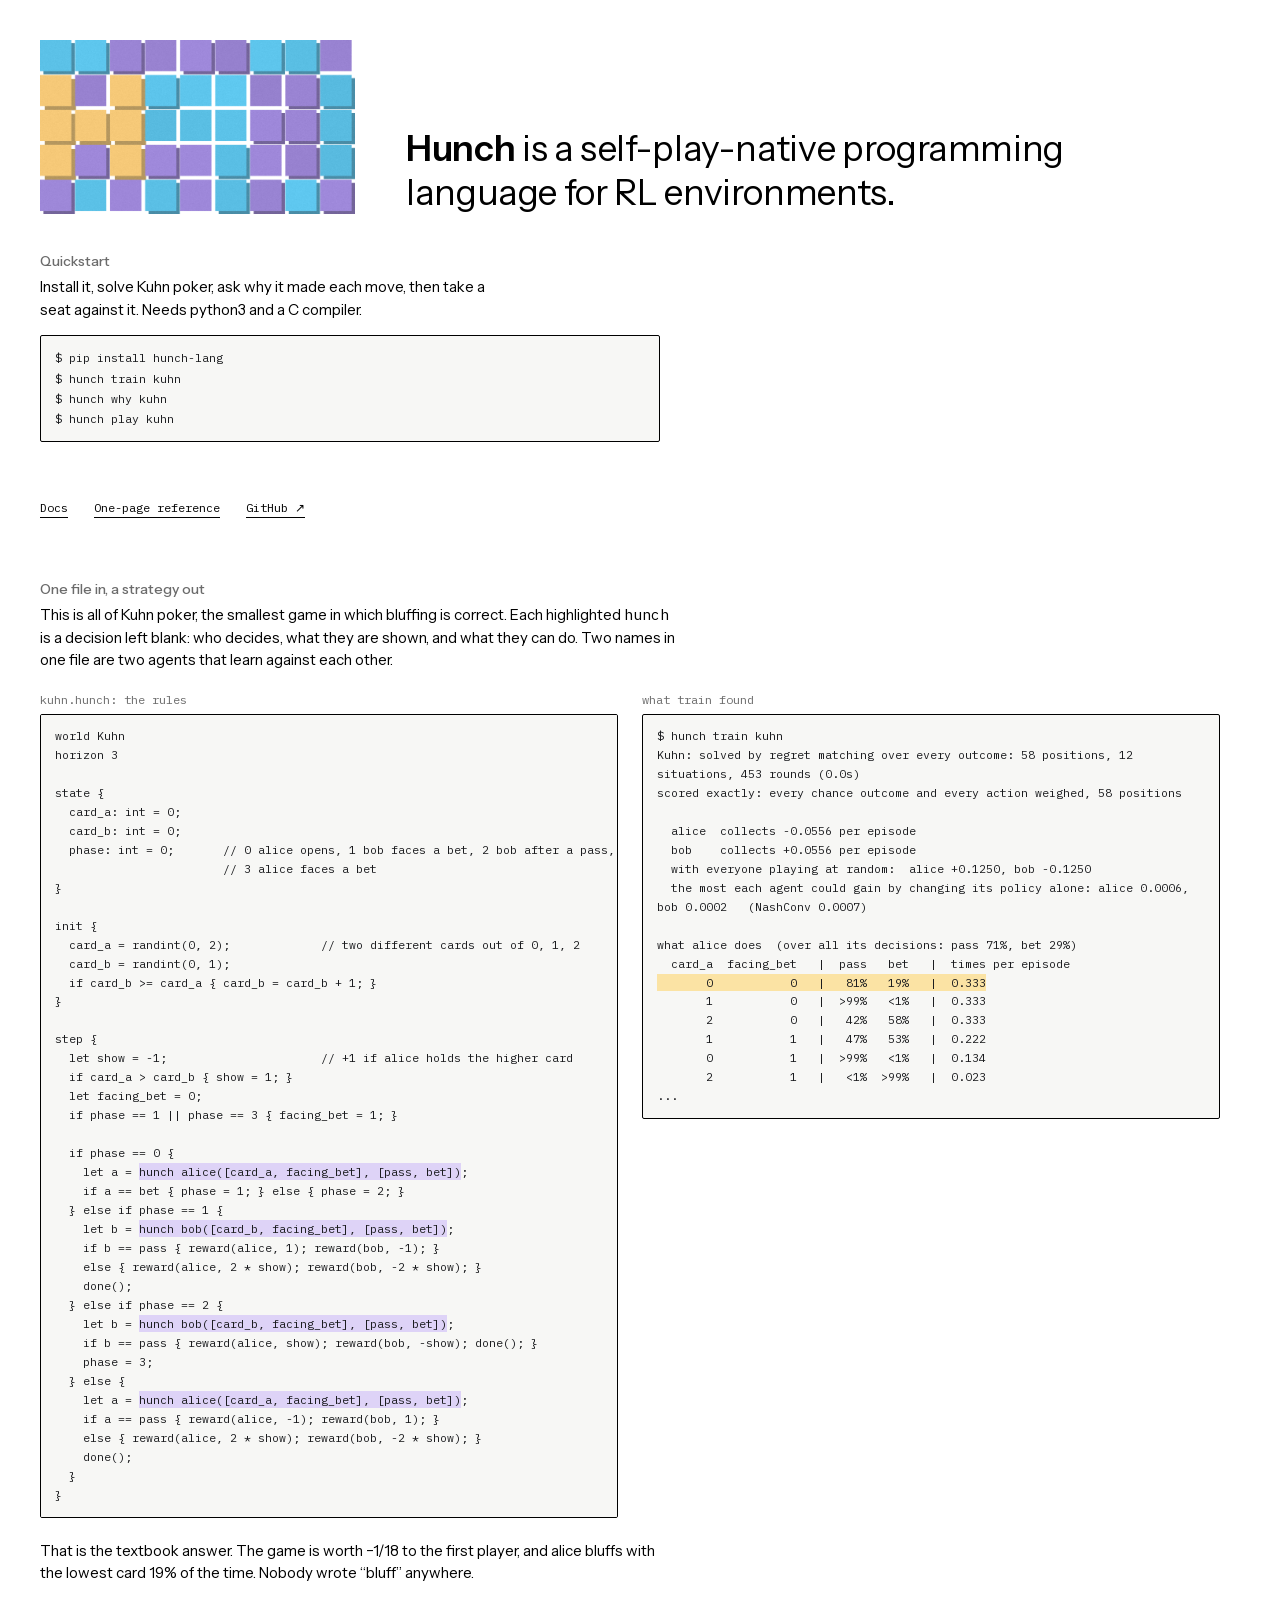
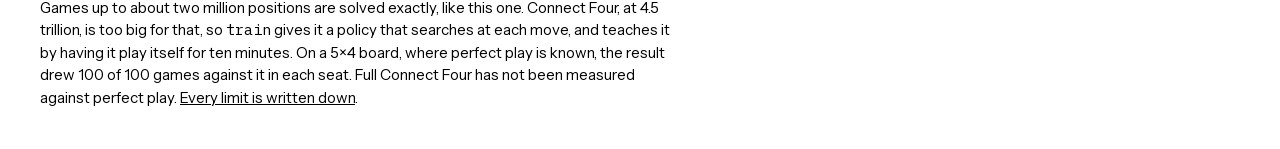
<file: site/index.html>
<!doctype html>
<html lang="en">
<head>
<meta charset="utf-8">
<meta name="viewport" content="width=device-width, initial-scale=1">
<title>Hunch</title>
<meta name="description" content="Hunch is a self-play-native programming language for RL environments.">
<link rel="icon" href="favicon.ico?v=3" sizes="16x16 32x32 48x48" type="image/x-icon">
<link rel="icon" type="image/png" sizes="32x32" href="assets/icon-32.png">
<link rel="apple-touch-icon" href="assets/icon-180.png">
<link rel="alternate" type="text/plain" href="llms.txt" title="Hunch — one page, complete">

<meta property="og:site_name" content="Hunch">
<meta property="og:type" content="website">
<meta property="og:title" content="Hunch">
<meta property="og:description" content="Hunch is a self-play-native programming language for RL environments.">
<meta property="og:url" content="https://hunch.is/">
<meta property="og:image" content="https://hunch.is/assets/hunch-card-1200x630.png">
<meta property="og:image:width" content="1200">
<meta property="og:image:height" content="630">

<meta name="twitter:card" content="summary_large_image">
<meta name="twitter:title" content="Hunch">
<meta name="twitter:description" content="Hunch is a self-play-native programming language for RL environments.">
<meta name="twitter:image" content="https://hunch.is/assets/hunch-card-1200x630.png">
<meta name="color-scheme" content="light">
<style>
  @font-face {
    font-family: "Instrument Sans";
    src: url("assets/fonts/instrument-sans.woff2") format("woff2");
    font-weight: 400 700;
    font-display: swap;
  }
  @font-face {
    font-family: "IBM Plex Mono";
    src: url("assets/fonts/plex-mono-400.woff2") format("woff2");
    font-weight: 400;
    font-display: swap;
  }

  :root {
    --ink: #000;
    --muted: #6b6b6b;
    --panel: #f7f7f5;
    --sans: "Instrument Sans", ui-sans-serif, system-ui, sans-serif;
    --mono: "IBM Plex Mono", ui-monospace, SFMono-Regular, Menlo, monospace;
  }

  * { box-sizing: border-box; }
  html, body { height: 100%; }

  body {
    margin: 0;
    background: #fff;
    color: var(--ink);
    font-family: var(--sans);
    font-size: 16px;
    line-height: 1.5;
  }

  ::selection { background: #ded3f7; }

  code, pre { font-family: var(--mono); }

  /* ---------- page ---------- */

  main {
    display: flex;
    flex-direction: column;
    min-height: 100dvh;
    padding: 40px;
  }

  .hero {
    display: flex;
    align-items: stretch;
    gap: clamp(32px, 4vw, 64px);
  }

  /* ---------- the card ---------- */

  .art {
    position: relative;
    flex: none;
    width: min(315px, 100%);
    line-height: 0;
  }
  .art img { display: block; width: 100%; height: auto; }

  .overlay {
    position: absolute;
    inset: 0;
    display: grid;
    grid-template-columns: repeat(9, 1fr);
    grid-template-rows: repeat(5, 1fr);
  }

  .hit {
    cursor: pointer;
    background: transparent;
    transition: background 160ms ease;
  }

  .overlay[data-focus] .hit { background: rgba(255, 255, 255, 0.74); }
  .overlay[data-focus] .hit.on { background: transparent; }

  /* ---------- the copy ---------- */

  .copy {
    flex: 1;
    min-width: 0;
    display: flex;
    flex-direction: column;
    justify-content: flex-end;
    container-type: inline-size;
  }

  .sentence {
    margin: 0;
    font-size: 28px;
    font-size: clamp(22px, 4.3cqw, 56px);
    line-height: 1.22;
    letter-spacing: -0.01em;
    font-weight: 400;
    text-wrap: balance;
  }
  .sentence strong { font-weight: 600; }

  .sentence .nw { white-space: nowrap; }

  .panel {
    max-width: 620px;
    margin-top: 40px;
    padding-top: 0;
    min-height: 230px;
  }

  .label {
    margin: 0 0 8px;
    font: 500 14px/1 var(--sans);
    color: var(--muted);
  }

  .desc { margin: 0 0 14px; font-size: 15px; max-width: 46ch; }

  .codebox {
    margin: 0;
    max-width: 100%;
    padding: 12px 14px;
    background: var(--panel);
    border: 1px solid #000;
    border-radius: 2px;
    font: 400 11.5px/1.75 var(--mono);
    color: #1a1b1e;
  }

  .cmd {
    display: grid;
    grid-template-columns: minmax(0, 1fr) 14px;
    gap: 10px;
    align-items: start;
  }

  .cmd code {
    font: inherit;
    white-space: pre-wrap;
    overflow-wrap: anywhere;
  }

  .copy-btn {
    appearance: none;
    border: 0;
    background: none;
    padding: 2px 0 0;
    color: var(--muted);
    opacity: 0;
    cursor: pointer;
    line-height: 1;
    transition: opacity 120ms ease;
  }
  .cmd:hover .copy-btn,
  .copy-btn:focus-visible { opacity: 1; }
  .copy-btn:hover { color: var(--ink); }
  .copy-btn.ok { opacity: 1; color: var(--ink); }

  /* ---------- keyboard / links ---------- */
  .hit { display: block; }
  .hit:focus-visible {
    outline: 2px solid #000;
    outline-offset: -2px;
    position: relative;
    z-index: 2;
  }

  .links {
    display: flex;
    flex-wrap: wrap;
    gap: 14px 26px;
    align-self: flex-start;
    margin-top: 18px;
  }

  .repo {
    display: inline-block;
    white-space: nowrap;
    font: 400 12px/1 var(--mono);
    color: var(--ink);
    text-decoration: none;
    border-bottom: 1px solid var(--ink);
    padding-bottom: 3px;
  }
  .repo:hover { opacity: 0.6; }

  /* ---------- the worked example ---------- */

  .example { margin-top: 64px; max-width: 1180px; }

  .example .desc { max-width: 64ch; }

  .pair {
    display: grid;
    grid-template-columns: minmax(0, 1fr) minmax(0, 1fr);
    gap: 24px;
    align-items: start;
    margin-top: 22px;
  }

  .pair figure { margin: 0; min-width: 0; }

  .pair figcaption {
    margin: 0 0 8px;
    font: 400 12px/1 var(--mono);
    color: var(--muted);
  }

  .listing {
    margin: 0;
    padding: 12px 14px;
    background: var(--panel);
    border: 1px solid #000;
    border-radius: 2px;
    font: 400 11.5px/1.65 var(--mono);
    color: #1a1b1e;
    white-space: pre;
    overflow-x: auto;
  }
  .listing.out { white-space: pre-wrap; }

  .listing mark { color: inherit; padding: 1px 0; }
  .listing mark.blank { background: #ded3f7; }
  .listing mark.found { background: #fbe3a4; }

  .after { margin: 22px 0 0; font-size: 15px; max-width: 64ch; }
  .after + .after { margin-top: 12px; }
  .after a { color: var(--ink); }

  /* ---------- the fall ---------- */

  .drop-layer {
    position: fixed;
    inset: 0;
    overflow: hidden;
    pointer-events: none;
    z-index: 60;
  }

  .falling {
    position: fixed;
    border-radius: 2px;
    will-change: transform;
    animation-name: fall;
    animation-timing-function: cubic-bezier(0.4, 0, 1, 1);
    animation-fill-mode: forwards;
  }

  @keyframes fall {
    to { transform: translate(var(--dx), 110vh) rotate(var(--rot)); }
  }

  @media (max-width: 900px) {
    main { padding: 24px 24px 64px; }
    .hero {
      flex-direction: column;
      gap: 24px;
    }
    .panel { margin-top: 28px; min-height: 0; }
    .example { margin-top: 56px; }
    .pair { grid-template-columns: minmax(0, 1fr); }
    .listing.out { white-space: pre; }
  }
</style>
</head>
<body>

<main>
  <div class="hero">
  <div class="art">
    <img src="assets/hunch-card.png?v=2"
         alt="Hunch — a riso-printed grid of cyan, purple and yellow cells forming an H">
    <div class="overlay" id="overlay" role="navigation" aria-label="Quickstart, the language, and Python"></div>
  </div>

    <div class="copy">
      <p class="sentence"><strong>Hunch</strong> is a <span class="nw">self-play-native</span> programming language for RL environments.</p></div>
  </div>

  <div class="panel" id="panel">
      <p class="label" id="label">Quickstart</p>
      <p class="desc" id="desc">Install it, solve Kuhn poker, ask why it made each move, then take a seat against it. Needs python3 and a C compiler.</p>
    <pre class="codebox" id="code">$ pip install hunch-lang
$ hunch train kuhn
$ hunch why kuhn
$ hunch play kuhn</pre>
  </div>

  <div class="links">
    <a class="repo" href="docs/">Docs</a>
    <a class="repo" href="llms.txt">One-page reference</a>
    <a class="repo" href="https://github.com/knownquantity/Hunch">GitHub ↗</a>
  </div>

  <section class="example" aria-labelledby="example-title">
    <p class="label" id="example-title">One file in, a strategy out</p>
    <p class="desc">This is all of Kuhn poker, the smallest game in which bluffing is correct. Each highlighted <code>hunch</code> is a decision left blank: who decides, what they are shown, and what they can do. Two names in one file are two agents that learn against each other.</p>

    <div class="pair">
      <figure>
        <figcaption>kuhn.hunch: the rules</figcaption>
        <pre class="listing">world Kuhn
horizon 3

state {
  card_a: int = 0;
  card_b: int = 0;
  phase: int = 0;       // 0 alice opens, 1 bob faces a bet, 2 bob after a pass,
                        // 3 alice faces a bet
}

init {
  card_a = randint(0, 2);             // two different cards out of 0, 1, 2
  card_b = randint(0, 1);
  if card_b &gt;= card_a { card_b = card_b + 1; }
}

step {
  let show = -1;                      // +1 if alice holds the higher card
  if card_a &gt; card_b { show = 1; }
  let facing_bet = 0;
  if phase == 1 || phase == 3 { facing_bet = 1; }

  if phase == 0 {
    let a = <mark class="blank">hunch alice([card_a, facing_bet], [pass, bet])</mark>;
    if a == bet { phase = 1; } else { phase = 2; }
  } else if phase == 1 {
    let b = <mark class="blank">hunch bob([card_b, facing_bet], [pass, bet])</mark>;
    if b == pass { reward(alice, 1); reward(bob, -1); }
    else { reward(alice, 2 * show); reward(bob, -2 * show); }
    done();
  } else if phase == 2 {
    let b = <mark class="blank">hunch bob([card_b, facing_bet], [pass, bet])</mark>;
    if b == pass { reward(alice, show); reward(bob, -show); done(); }
    phase = 3;
  } else {
    let a = <mark class="blank">hunch alice([card_a, facing_bet], [pass, bet])</mark>;
    if a == pass { reward(alice, -1); reward(bob, 1); }
    else { reward(alice, 2 * show); reward(bob, -2 * show); }
    done();
  }
}</pre>
      </figure>
      <figure>
        <figcaption>what train found</figcaption>
        <pre class="listing out">$ hunch train kuhn
Kuhn: solved by regret matching over every outcome: 58 positions, 12 situations, 453 rounds (0.0s)
scored exactly: every chance outcome and every action weighed, 58 positions

  alice  collects -0.0556 per episode
  bob    collects +0.0556 per episode
  with everyone playing at random:  alice +0.1250, bob -0.1250
  the most each agent could gain by changing its policy alone: alice 0.0006, bob 0.0002   (NashConv 0.0007)

what alice does  (over all its decisions: pass 71%, bet 29%)
  card_a  facing_bet   |  pass   bet   |  times per episode
<mark class="found">       0           0   |   81%   19%   |  0.333</mark>
       1           0   |  &gt;99%   &lt;1%   |  0.333
       2           0   |   42%   58%   |  0.333
       1           1   |   47%   53%   |  0.222
       0           1   |  &gt;99%   &lt;1%   |  0.134
       2           1   |   &lt;1%  &gt;99%   |  0.023
...</pre>
      </figure>
    </div>

    <p class="after">That is the textbook answer. The game is worth −1/18 to the first player, and alice bluffs with the lowest card 19% of the time. Nobody wrote “bluff” anywhere.</p>
    <p class="after">Games up to about two million positions are solved exactly, like this one. Connect Four, at 4.5 trillion, is too big for that, so <code>train</code> gives it a policy that searches at each move, and teaches it by having it play itself for ten minutes. On a 5×4 board, where perfect play is known, the result drew 100 of 100 games against it in each seat. Full Connect Four has not been measured against perfect play. <a href="https://github.com/knownquantity/Hunch/blob/main/docs/details.md#limits">Every limit is written down</a>.</p>
  </section>
</main>

<script>
  const PATTERN = [
    "ccppppccp",
    "ypycccppc",
    "yyycccppc",
    "ypyppcppc",
    "pcpcpcpcp"
  ];
  const REGION = { y: 'home', p: 'docs', c: 'python' };

  const COPY = {
    home: {
      label: 'Quickstart',
      desc: 'Install it, solve Kuhn poker, ask why it made each move, then take a seat against it. Needs python3 and a C compiler.',
      code: '$ pip install hunch-lang\n$ hunch train kuhn\n$ hunch why kuhn\n$ hunch play kuhn'
    },
    docs: {
      label: 'The language',
      desc: 'A world is one file: its state, a step, a reward, and a hunch blank wherever something is decided. This one is complete.',
      code: 'world Walk\nhorizon 10\nstate { x: int = 0; }\nstep {\n  let a = hunch hero([x], [left, right]);\n  if a == right { x = x + 1; } else { x = x - 1; }\n  reward(x);\n}'
    },
    python: {
      label: 'From Python',
      desc: 'The same file is an environment. Step it, wrap it as gymnasium or PettingZoo, and grade any agent against the solved game.',
      code: 'import hunch\nworld  = hunch.example("kuhn")\nsolved = world.train()\nenv    = world.env(agents=["alice"], policy=solved)\nprint(world.grade({"alice": lambda obs, legal: "bet"}, against=solved))'
    }
  };

  const overlay = document.getElementById('overlay');
  const label = document.getElementById('label');
  const desc = document.getElementById('desc');
  const code = document.getElementById('code');

  const LABEL = { home: 'Quickstart', docs: 'The language', python: 'From Python' };
  const ORDER = { home: 0, docs: 1, python: 2 };
  const seen = new Set();

  // DOM order sets the tab order (Home, Docs, Studio); grid placement keeps the art intact
  const cells = [];
  PATTERN.forEach((row, r) => [...row].forEach((ch, c) => cells.push({ ch, r, c })));
  cells.sort((a, b) =>
    ORDER[REGION[a.ch]] - ORDER[REGION[b.ch]] || a.r - b.r || a.c - b.c);

  cells.forEach(({ ch, r, c }) => {
    const region = REGION[ch];
    const hit = document.createElement('a');
    hit.className = 'hit ' + ch;
    hit.dataset.region = region;
    hit.href = '#' + region;
    hit.style.gridRow = r + 1;
    hit.style.gridColumn = c + 1;
    if (!seen.has(region)) {
      hit.setAttribute('aria-label', LABEL[region]);
      seen.add(region);
    } else {
      hit.tabIndex = -1;
      hit.setAttribute('aria-hidden', 'true');
    }
    overlay.appendChild(hit);
  });

  let pinned = null;

  const COPY_ICON = '<svg viewBox="0 0 24 24" width="11" height="11" fill="none" stroke="currentColor" stroke-width="2" aria-hidden="true"><rect x="9" y="9" width="12" height="12" rx="2"/><path d="M5 15V5a2 2 0 0 1 2-2h10"/></svg>';
  const CHECK_ICON = '<svg viewBox="0 0 24 24" width="11" height="11" fill="none" stroke="currentColor" stroke-width="2.4" aria-hidden="true"><path d="M4 12.5l5 5L20 6"/></svg>';

  function renderCode(text) {
    code.innerHTML = '';
    text.split('\n').forEach(line => {
      const row = document.createElement('div');
      row.className = 'cmd';
      const c = document.createElement('code');
      c.textContent = line || ' ';
      const b = document.createElement('button');
      b.type = 'button';
      b.className = 'copy-btn';
      b.setAttribute('aria-label', 'Copy line');
      b.innerHTML = COPY_ICON;
      // a command is copied without its prompt
      const copied = line.replace(/^\$ /, '');
      b.addEventListener('click', async () => {
        try {
          await navigator.clipboard.writeText(copied);
        } catch {
          const t = document.createElement('textarea');
          t.value = copied;
          document.body.appendChild(t);
          t.select();
          document.execCommand('copy');
          t.remove();
        }
        b.innerHTML = CHECK_ICON;
        b.classList.add('ok');
        setTimeout(() => { b.innerHTML = COPY_ICON; b.classList.remove('ok'); }, 1200);
      });
      row.append(c, b);
      code.appendChild(row);
    });
  }

  function show(region) {
    const info = COPY[region] || COPY.home;
    if (region) overlay.dataset.focus = region;
    else overlay.removeAttribute('data-focus');
    overlay.querySelectorAll('.hit').forEach(h =>
      h.classList.toggle('on', h.dataset.region === region));
    label.textContent = info.label;
    desc.textContent = info.desc;
    renderCode(info.code);
  }

  renderCode(code.textContent);

  function select(region, updateUrl) {
    pinned = region;
    show(region);
    if (updateUrl) {
      history.replaceState(null, '', region ? '#' + region : location.pathname);
    }
  }

  // restore a selection from the URL
  const fromHash = location.hash.replace('#', '');
  if (COPY[fromHash]) select(fromHash, false);

  overlay.addEventListener('mouseover', e => {
    if (pinned) return;
    const hit = e.target.closest('.hit');
    if (hit) show(hit.dataset.region);
  });

  overlay.addEventListener('mouseleave', () => {
    if (!pinned) show(null);
  });

  /* ---------- the fall ---------- */

  const dropLayer = document.createElement('div');
  dropLayer.className = 'drop-layer';
  document.body.appendChild(dropLayer);

  const cardImg = document.querySelector('.art img');
  const played = new Set();
  const reduceMotion = matchMedia('(prefers-reduced-motion: reduce)').matches;

  function dropRegion(region) {
    if (played.has(region)) return;
    played.add(region);
    if (reduceMotion) return;

    const view = cardImg.getBoundingClientRect();
    const cells = [...overlay.querySelectorAll('.hit')]
      .filter(h => h.dataset.region === region);

    cells.forEach(hit => {
      const r = hit.getBoundingClientRect();
      const piece = document.createElement('div');
      piece.className = 'falling';
      piece.style.left = r.left + 'px';
      piece.style.top = r.top + 'px';
      piece.style.width = r.width + 'px';
      piece.style.height = r.height + 'px';
      piece.style.backgroundImage = 'url("assets/hunch-card.png?v=2")';
      piece.style.backgroundSize = view.width + 'px ' + view.height + 'px';
      piece.style.backgroundPosition =
        -(r.left - view.left) + 'px ' + -(r.top - view.top) + 'px';
      piece.style.setProperty('--dx', (Math.random() * 90 - 45).toFixed(1) + 'px');
      piece.style.setProperty('--rot', (Math.random() * 30 - 15).toFixed(1) + 'deg');
      piece.style.animationDelay = (Math.random() * 90).toFixed(0) + 'ms';
      piece.style.animationDuration = (900 + Math.random() * 500).toFixed(0) + 'ms';
      dropLayer.appendChild(piece);
      piece.addEventListener('animationend', () => piece.remove(), { once: true });
    });
  }

  overlay.addEventListener('click', e => {
    const hit = e.target.closest('.hit');
    if (!hit) return;
    e.preventDefault();
    const region = hit.dataset.region;
    // clicking the selected colour again clears it
    select(region === pinned ? null : region, true);
    dropRegion(region);
    hit.blur();
  });

  addEventListener('keydown', e => {
    if (e.key === 'Escape' && pinned) select(null, true);
  });

  // clicking anywhere outside the card clears the selection
  document.addEventListener('click', e => {
    if (e.target.closest('.overlay')) return;
    if (!pinned) return;
    select(null, true);
  });
</script>

</body>
</html>
</file>
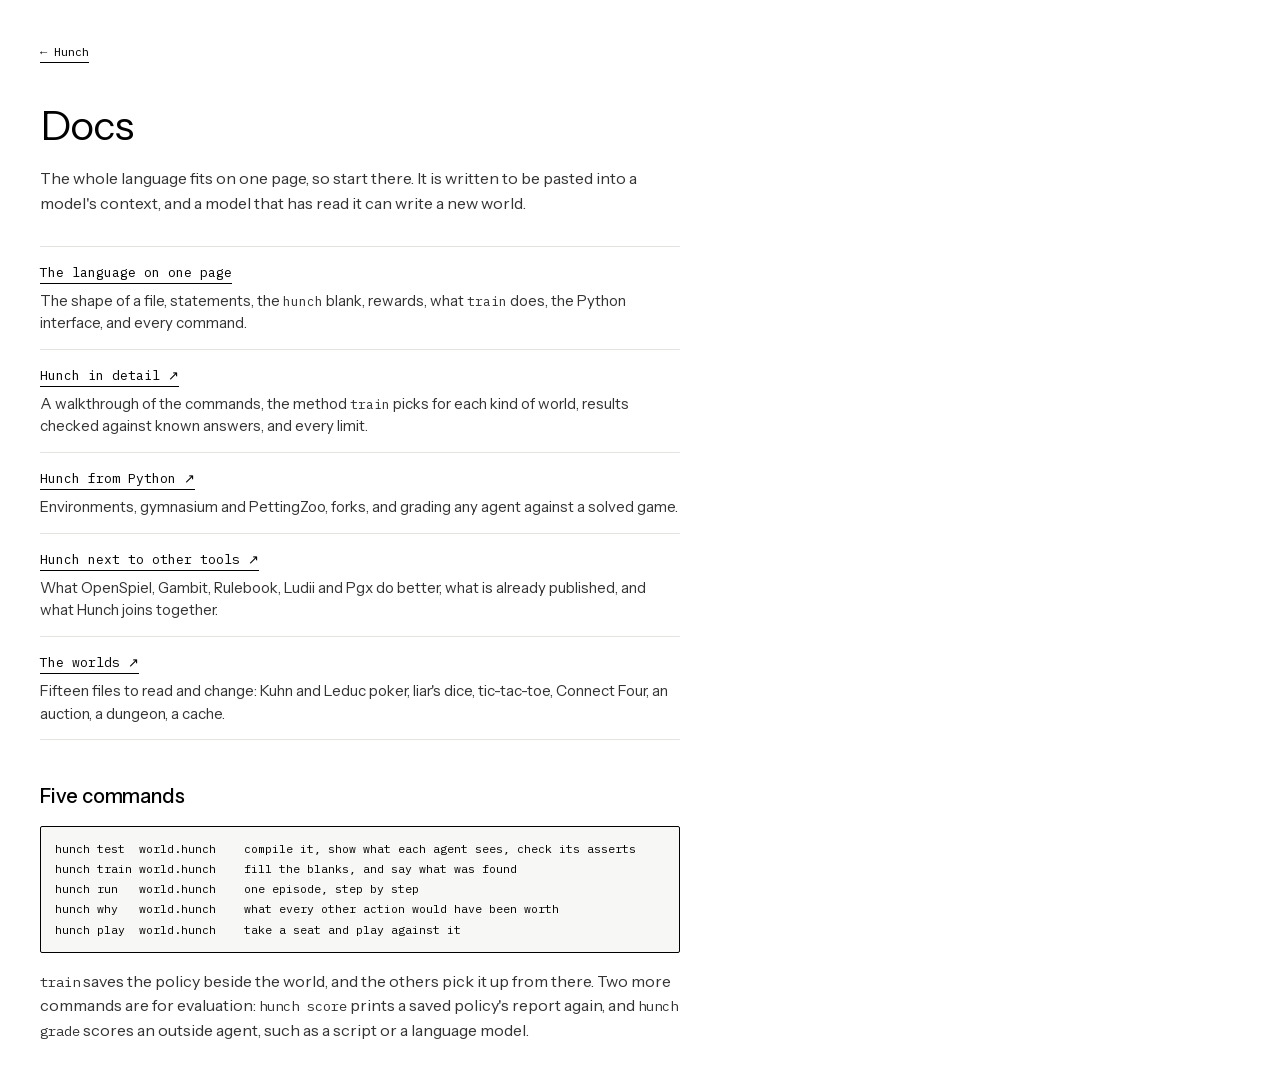
<file: site/docs/index.html>
<!doctype html>
<html lang="en">
<head>
<meta charset="utf-8">
<meta name="viewport" content="width=device-width, initial-scale=1">
<title>Docs — Hunch</title>
<meta name="description" content="Hunch documentation: the one-page language reference, the guides, and the commands.">
<meta name="color-scheme" content="light">
<link rel="icon" href="../favicon.ico?v=3" sizes="16x16 32x32 48x48" type="image/x-icon">
<style>
  @font-face { font-family: "Instrument Sans"; src: url("../assets/fonts/instrument-sans.woff2") format("woff2"); font-weight: 400 700; font-display: swap; }
  @font-face { font-family: "IBM Plex Mono"; src: url("../assets/fonts/plex-mono-400.woff2") format("woff2"); font-weight: 400; font-display: swap; }
  * { box-sizing: border-box; }
  body { margin: 0; background: #fff; color: #000; font-family: "Instrument Sans", system-ui, sans-serif; }
  main { min-height: 100dvh; padding: 40px; max-width: 720px; }
  .back { font: 400 12px/1 "IBM Plex Mono", monospace; color: #000; text-decoration: none; border-bottom: 1px solid #000; padding-bottom: 3px; }
  h1 { margin: 40px 0 0; font-size: clamp(30px, 3.2vw, 44px); font-weight: 400; letter-spacing: -.02em; }
  p { margin: 16px 0 0; font-size: 16px; line-height: 1.55; color: #333; }
  h2 { margin: 44px 0 0; font-size: 20px; font-weight: 500; letter-spacing: -.01em; }
  code { font: 400 .86em "IBM Plex Mono", monospace; }
  pre { margin: 18px 0 0; padding: 12px 14px; background: #f7f7f5; border: 1px solid #000; border-radius: 2px; font: 400 11.5px/1.75 "IBM Plex Mono", monospace; overflow-x: auto; }
  .list { list-style: none; margin: 30px 0 0; padding: 0; }
  .list li { padding: 14px 0; border-top: 1px solid #e3e3df; }
  .list li:last-child { border-bottom: 1px solid #e3e3df; }
  .list a { font: 400 13px/1.4 "IBM Plex Mono", monospace; color: #000; text-decoration: none; border-bottom: 1px solid #000; padding-bottom: 2px; }
  .list a:hover { opacity: .6; }
  .list span { display: block; margin-top: 8px; font-size: 15px; line-height: 1.5; color: #333; }
  @media (max-width: 900px) { main { padding: 24px; } }
</style>
</head>
<body>
<main>
  <a class="back" href="../">← Hunch</a>
  <h1>Docs</h1>
  <p>The whole language fits on one page, so start there. It is written to be pasted into a model's context, and a model that has read it can write a new world.</p>

  <ul class="list">
    <li><a href="../llms.txt">The language on one page</a><span>The shape of a file, statements, the <code>hunch</code> blank, rewards, what <code>train</code> does, the Python interface, and every command.</span></li>
    <li><a href="https://github.com/knownquantity/Hunch/blob/main/docs/details.md">Hunch in detail ↗</a><span>A walkthrough of the commands, the method <code>train</code> picks for each kind of world, results checked against known answers, and every limit.</span></li>
    <li><a href="https://github.com/knownquantity/Hunch/blob/main/docs/python.md">Hunch from Python ↗</a><span>Environments, gymnasium and PettingZoo, forks, and grading any agent against a solved game.</span></li>
    <li><a href="https://github.com/knownquantity/Hunch/blob/main/docs/compare.md">Hunch next to other tools ↗</a><span>What OpenSpiel, Gambit, Rulebook, Ludii and Pgx do better, what is already published, and what Hunch joins together.</span></li>
    <li><a href="https://github.com/knownquantity/Hunch/tree/main/worlds">The worlds ↗</a><span>Fifteen files to read and change: Kuhn and Leduc poker, liar's dice, tic-tac-toe, Connect Four, an auction, a dungeon, a cache.</span></li>
  </ul>

  <h2>Five commands</h2>
  <pre>hunch test  world.hunch    compile it, show what each agent sees, check its asserts
hunch train world.hunch    fill the blanks, and say what was found
hunch run   world.hunch    one episode, step by step
hunch why   world.hunch    what every other action would have been worth
hunch play  world.hunch    take a seat and play against it</pre>
  <p><code>train</code> saves the policy beside the world, and the others pick it up from there. Two more commands are for evaluation: <code>hunch score</code> prints a saved policy's report again, and <code>hunch grade</code> scores an outside agent, such as a script or a language model.</p>
</main>
</body>
</html>
</file>
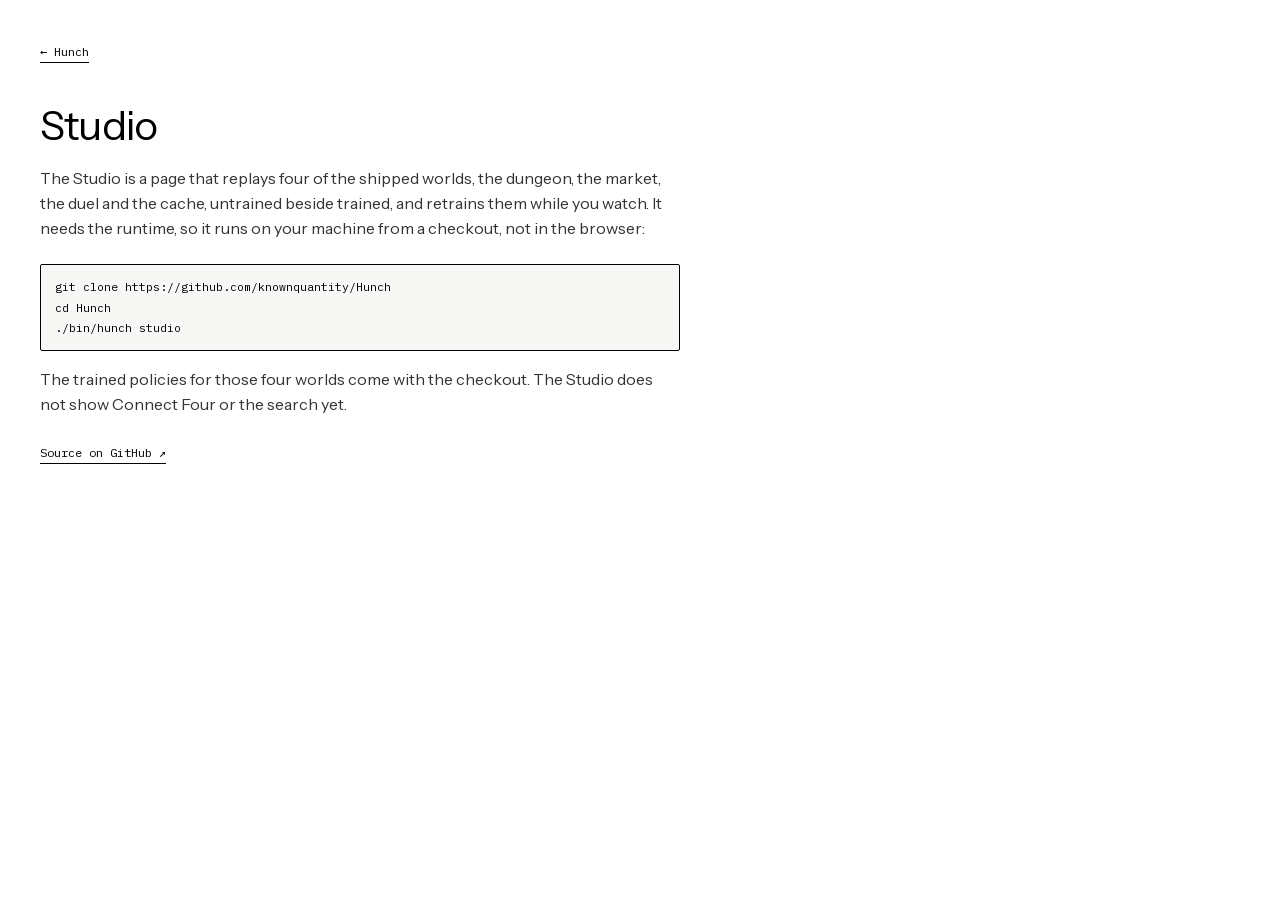
<file: site/studio/index.html>
<!doctype html>
<html lang="en">
<head>
<meta charset="utf-8">
<meta name="viewport" content="width=device-width, initial-scale=1">
<title>Studio — Hunch</title>
<meta name="description" content="Hunch Studio: replay four trained worlds on your own machine.">
<meta name="color-scheme" content="light">
<link rel="icon" href="../favicon.ico?v=3" sizes="16x16 32x32 48x48" type="image/x-icon">
<style>
  @font-face { font-family: "Instrument Sans"; src: url("../assets/fonts/instrument-sans.woff2") format("woff2"); font-weight: 400 700; font-display: swap; }
  @font-face { font-family: "IBM Plex Mono"; src: url("../assets/fonts/plex-mono-400.woff2") format("woff2"); font-weight: 400; font-display: swap; }
  * { box-sizing: border-box; }
  body { margin: 0; background: #fff; color: #000; font-family: "Instrument Sans", system-ui, sans-serif; }
  main { min-height: 100dvh; padding: 40px; max-width: 720px; }
  .back { font: 400 12px/1 "IBM Plex Mono", monospace; color: #000; text-decoration: none; border-bottom: 1px solid #000; padding-bottom: 3px; }
  h1 { margin: 40px 0 0; font-size: clamp(30px, 3.2vw, 44px); font-weight: 400; letter-spacing: -.02em; }
  p { margin: 16px 0 0; font-size: 16px; line-height: 1.55; color: #333; }
  pre { margin: 24px 0 0; padding: 12px 14px; background: #f7f7f5; border: 1px solid #000; border-radius: 2px; font: 400 11.5px/1.75 "IBM Plex Mono", monospace; }
  .more { margin-top: 26px; font: 400 12px/1.8 "IBM Plex Mono", monospace; }
  .more a { color: #000; text-decoration: none; border-bottom: 1px solid #000; padding-bottom: 3px; }
  @media (max-width: 900px) { main { padding: 24px; } }
</style>
</head>
<body>
<main>
  <a class="back" href="../">← Hunch</a>
  <h1>Studio</h1>
  <p>The Studio is a page that replays four of the shipped worlds, the dungeon, the market, the duel and the cache, untrained beside trained, and retrains them while you watch. It needs the runtime, so it runs on your machine from a checkout, not in the browser:</p>
  <pre>git clone https://github.com/knownquantity/Hunch
cd Hunch
./bin/hunch studio</pre>
  <p>The trained policies for those four worlds come with the checkout. The Studio does not show Connect Four or the search yet.</p>
  <p class="more"><a href="https://github.com/knownquantity/Hunch">Source on GitHub ↗</a></p>
</main>
</body>
</html>
</file>
